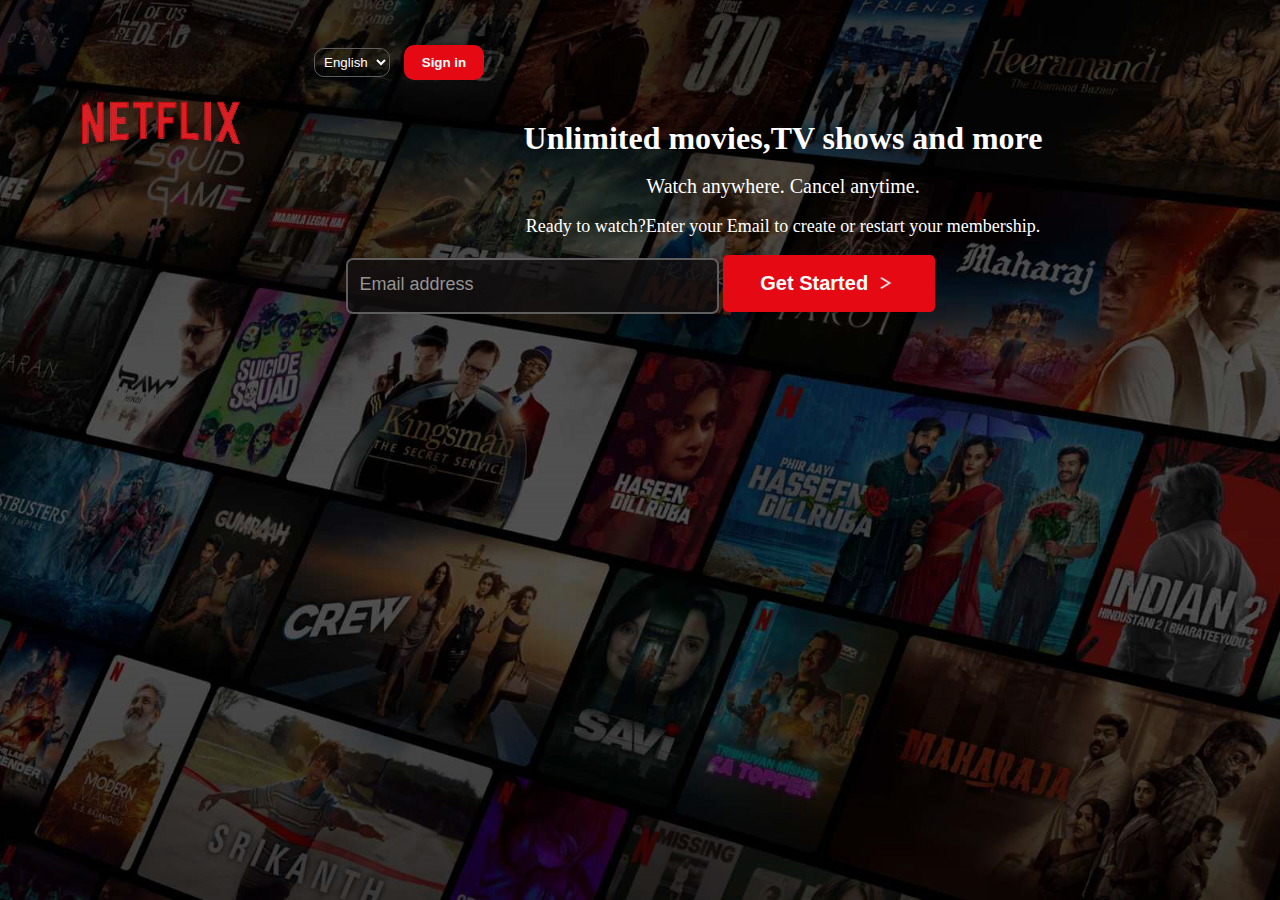
<file: index.html>
<htmk>
    <head>
        <title> netflex landing page
        </title>
        <link rel="stylesheet" href="code.css">
        
    </head>
    <body>
       <div id="k"> <img src="loggo.png" alt="logo" class="floatimg">
        <div id="l" class="inline"><select>
            <option>English</option>
            <option>Hindi</option>
        </select></div>
        <button type="button" id="sign" class="inline"><b>Sign in</b></button></div>

     <div id="ff">
        <spam id="bb"><b>Unlimited movies,TV shows and more</b></spam><br><br>
        <spam id="bh">Watch anywhere. Cancel anytime.</spam><br><br>
        <spam id="bj">Ready to watch?Enter your Email to create or restart your membership.</spam><br><br>
        <input type="text" placeholder="  Email address" >
        <button type="button" class="inline" id="butt"><b>Get Started <img src="arrr.png" id="arr"></b></button>
     </div></body>
</html>
</file>
<file: code.css>
body {
    background-image: 
        linear-gradient(to bottom, rgba(0, 0, 0, 0.7), rgba(0, 0, 0, 0)),
        linear-gradient(to top, rgba(0, 0, 0, 0.7), rgba(0, 0, 0, 0)),
        url('back.jpg');
    background-size: cover;
    background-position: center;
}

.floatimg {
    float: left;
    padding-right: 20px; /* Adjusted for smaller screens */
}

select {
    background-color: transparent;
    padding: 5px;
    color: white;
    border-radius: 10px;
    border-color: rgb(94, 94, 94);
}

#k {
    padding: 20px; /* Adjusted for smaller screens */
}

#l {
    padding-top: 20px; /* Adjusted for smaller screens */
    padding-right: 10px;
}

#sign {
    border-radius: 10px;
    padding: 5px;
    width: 80px;
    height: 35px;
}

.inline {
    display: inline-block;
}

button {
    background-color: rgb(229, 9, 20);
    color: white;
    width: 80px;
    height: 40px;
    border-radius: 10px;
    border-style: none;
}

#ff {
    text-align: center;
    padding: 20px; /* Adjusted for smaller screens */
}

#bb {
    color: white;
    font-size: 32px; /* Adjusted for smaller screens */
    font-style: normal;
}

#bh {
    color: white;
    font-size: 20px; /* Adjusted for smaller screens */
    font-style: normal;
}

#bj {
    color: white;
    font-size: 18px; /* Adjusted for smaller screens */
    font-style: normal;
}

input {
    width: 90%; /* Responsive width */
    max-width: 373px; /* Limit max width */
    height: 56px;
    background-color: rgba(17, 15, 16, 0.8);
    border-radius: 7px;
    border-color: rgb(94, 94, 94);
    border-style: solid;
}

::placeholder {
    color: rgb(150, 147, 147);
    font-size: large;
}

#arr {
    width: 23px;
    height: 14px;
}

#butt {
    width: 90%; /* Responsive width */
    max-width: 212px; /* Limit max width */
    height: 57px;
    font-size: 20px;
    border-radius: 5px;
}

/* Media Queries */
@media (max-width: 768px) {
    #k {
        text-align: center;
        padding: 10px;
    }

    .floatimg {
        float: none;
        display: block;
        margin: 0 auto; /* Center the logo */
    }

    #bb {
        font-size: 24px; /* Smaller size for mobile */
    }

    #bh, #bj {
        font-size: 16px; /* Smaller size for mobile */
    }
}

@media (max-width: 480px) {
    #bb {
        font-size: 20px; /* Even smaller for very small screens */
    }

    #bh, #bj {
        font-size: 14px; /* Even smaller for very small screens */
    }

    input, #butt {
        width: 100%; /* Full width for mobile */
    }
}
</file>
